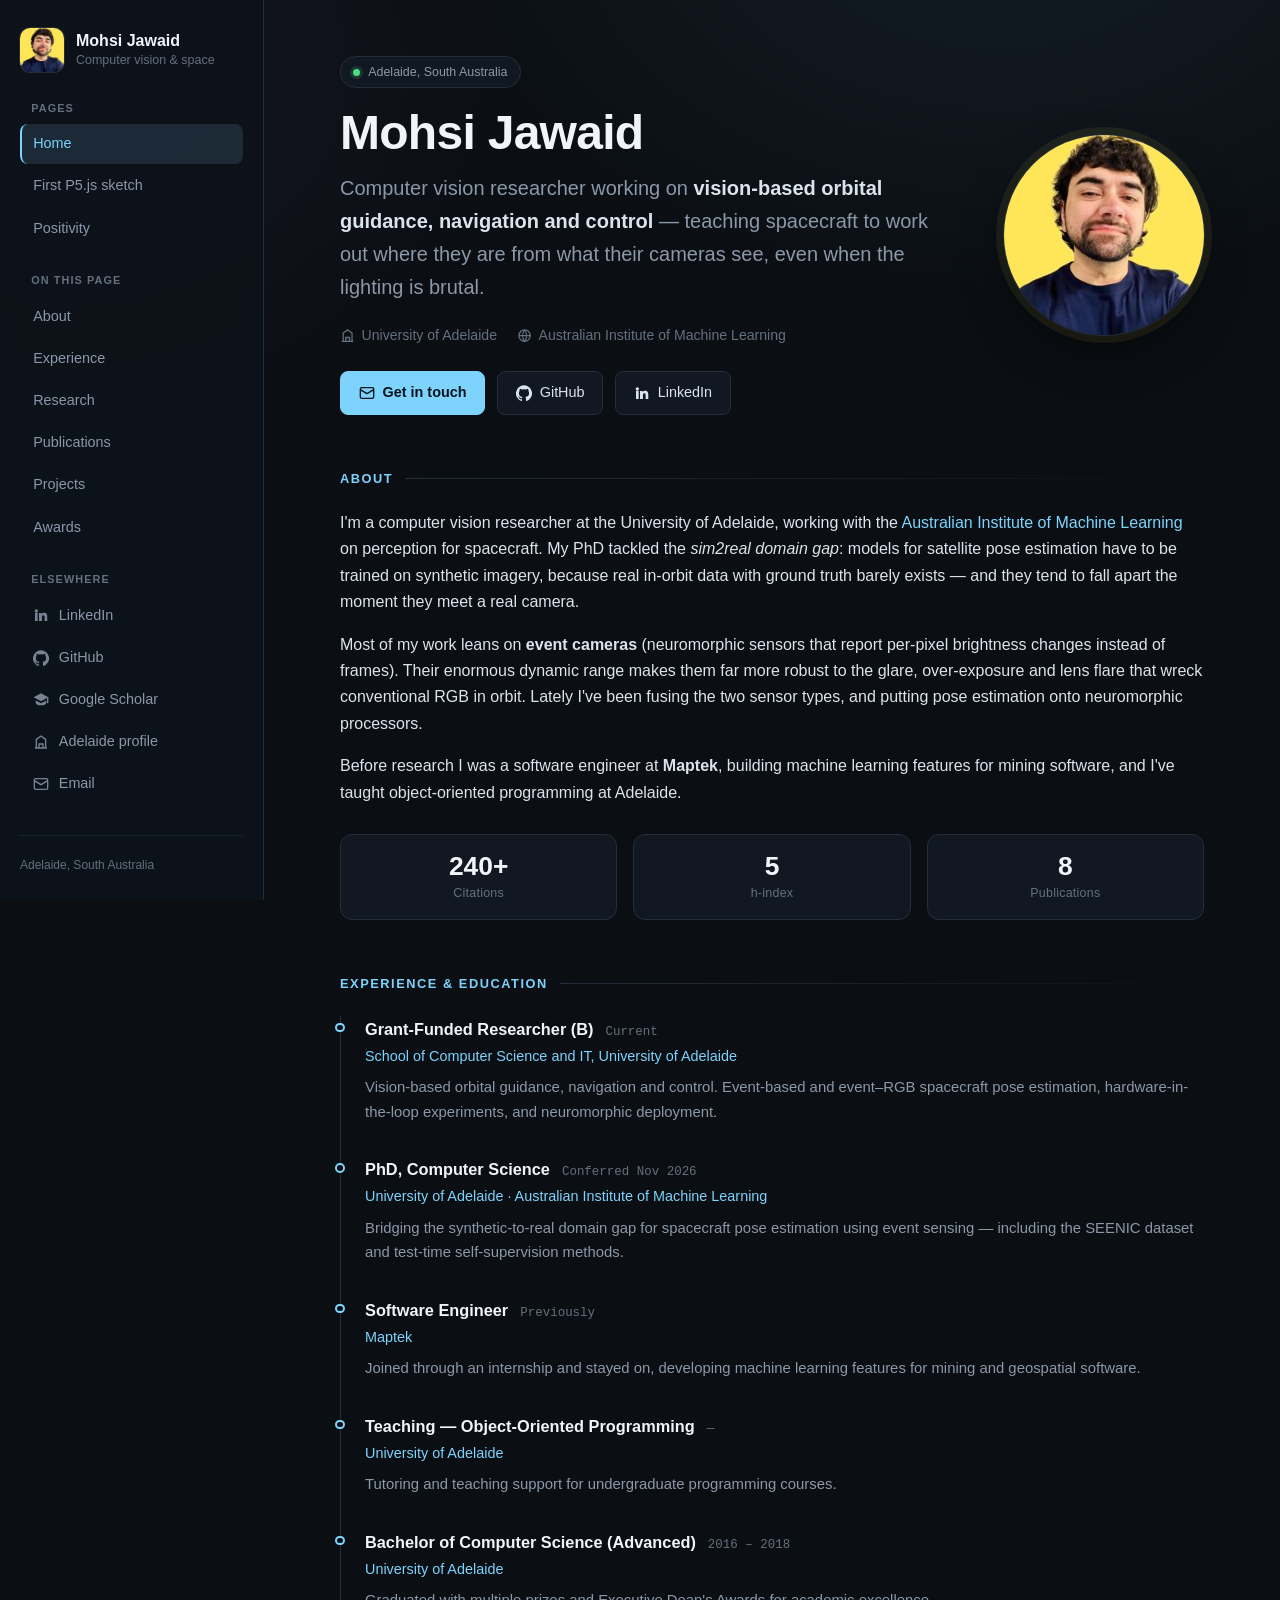
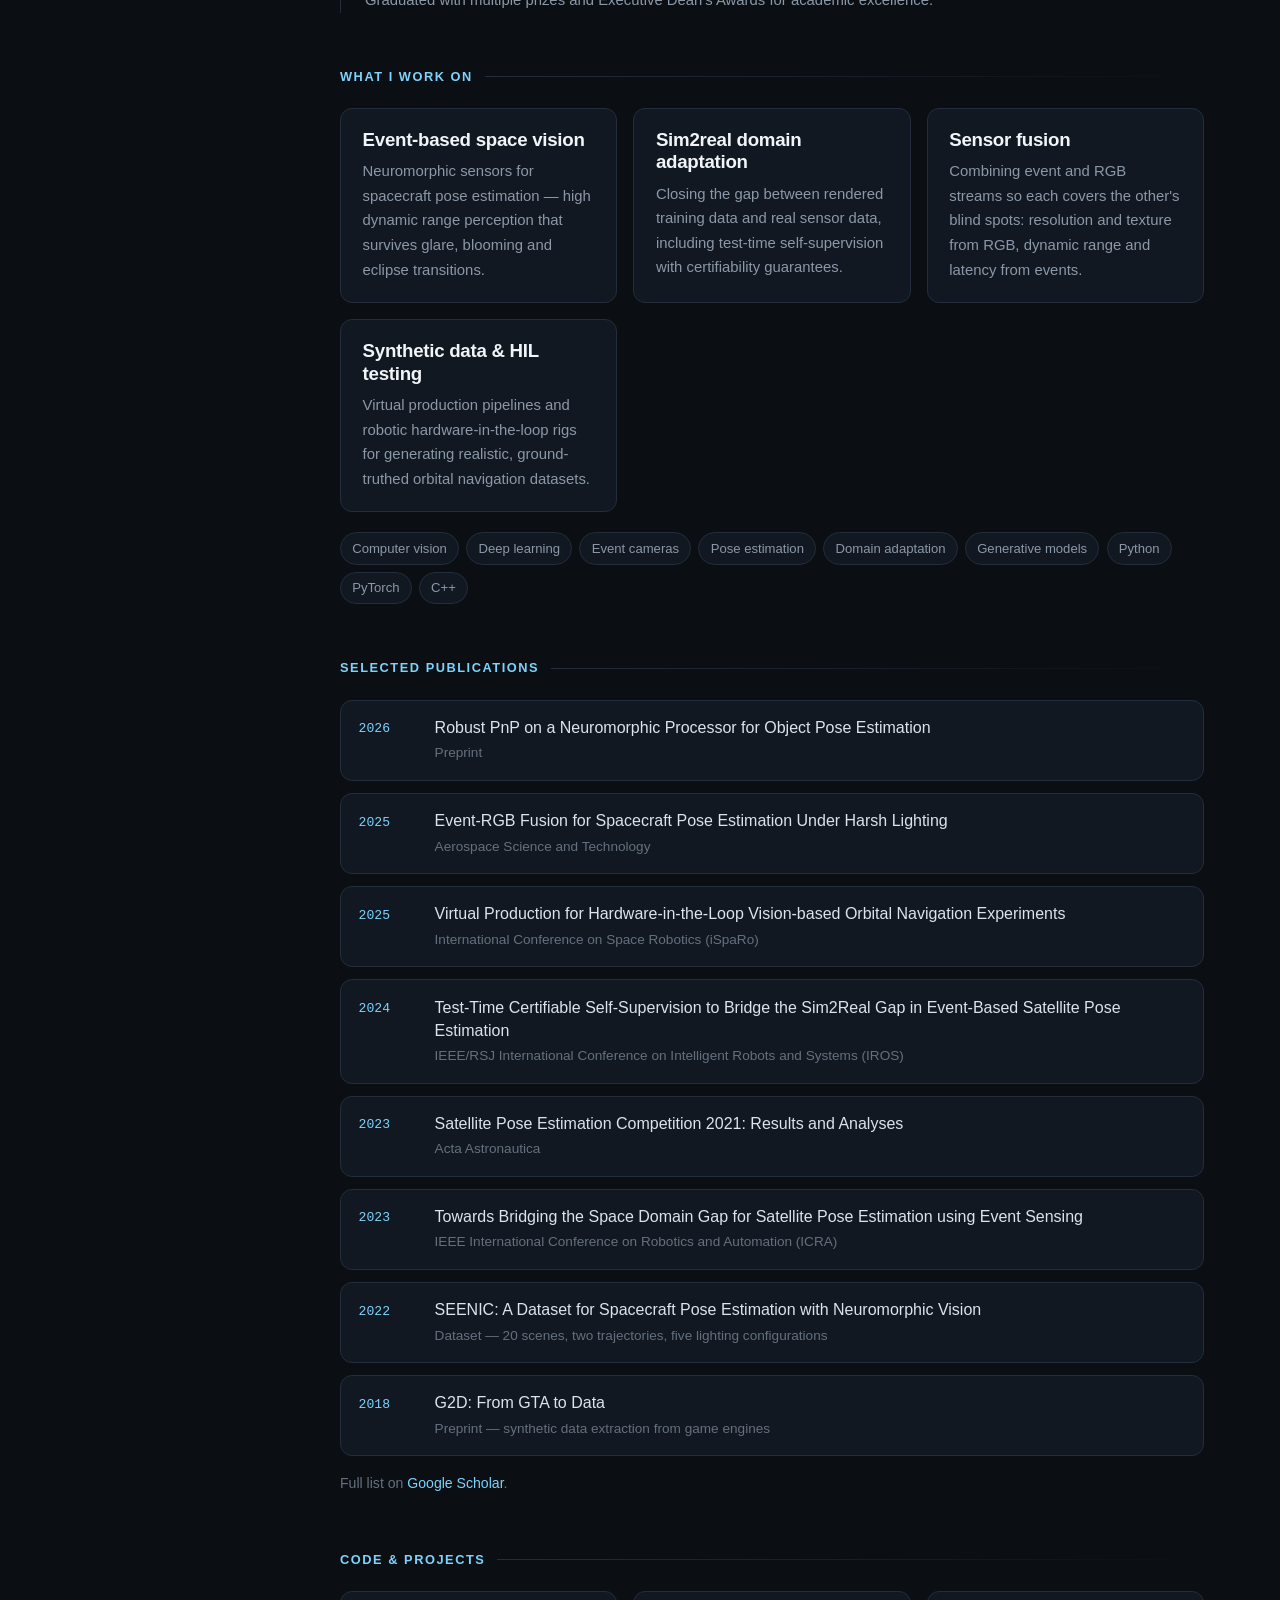
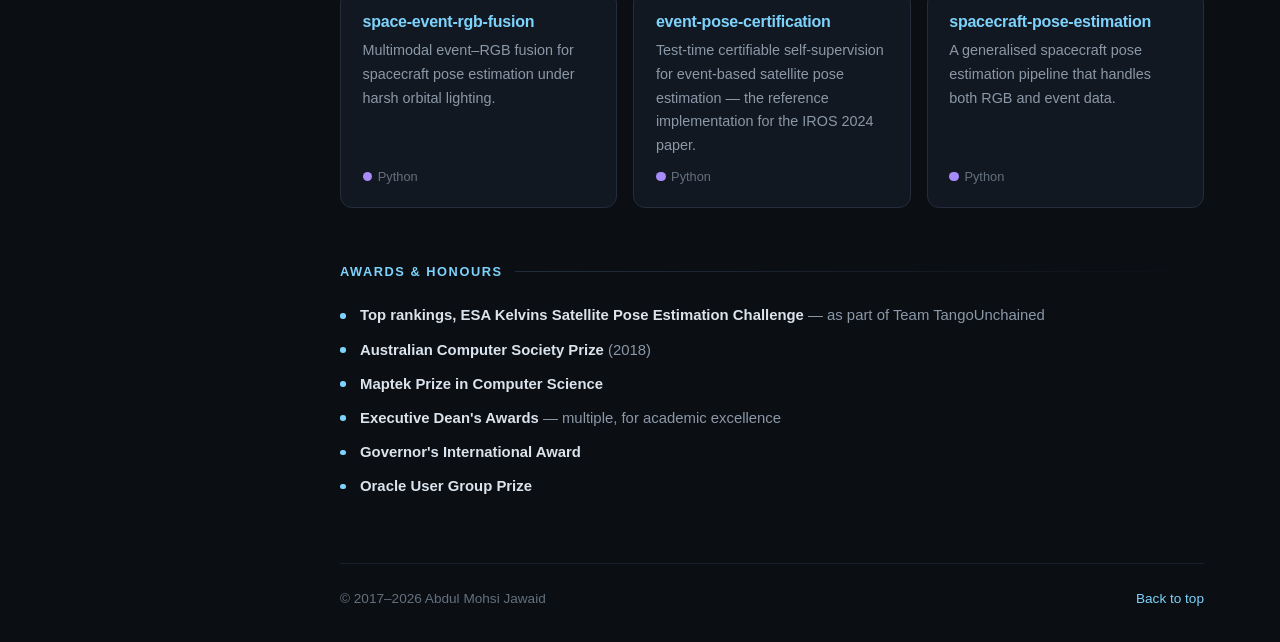
<file: index.html>
<!doctype html>
<html lang="en">

<head>
  <meta charset="utf-8">
  <meta name="viewport" content="width=device-width, initial-scale=1">
  <title>Mohsi Jawaid — Computer vision for space</title>
  <meta name="description" content="Mohsi Jawaid — computer vision researcher in Adelaide working on event-based sensing and spacecraft pose estimation.">
  <link rel="icon" href="favicon.ico">
  <link rel="canonical" href="https://mohsij.github.io/">
  <meta name="color-scheme" content="dark">
  <link href="styles.css" rel="stylesheet">
</head>

<body>
  <a class="skip-link" href="#main">Skip to content</a>

  <button class="sidebar-toggle" type="button" aria-label="Toggle navigation" aria-expanded="false" aria-controls="sidebar">
    <svg viewBox="0 0 24 24" width="20" height="20" fill="none" stroke="currentColor" stroke-width="2" stroke-linecap="round" aria-hidden="true">
      <path d="M3 6h18M3 12h18M3 18h18" />
    </svg>
  </button>
  <button class="sidebar-backdrop" type="button" tabindex="-1" aria-label="Close navigation"></button>

  <!-- SIDEBAR -->
  <aside class="sidebar" id="sidebar">
    <a class="sidebar-brand" href="index.html">
      <img class="avatar" src="headshot-96.jpg" width="44" height="44" alt="" decoding="async">
      <span class="sidebar-brand-text">
        <span class="sidebar-name">Mohsi Jawaid</span>
        <span class="sidebar-role">Computer vision &amp; space</span>
      </span>
    </a>

    <nav aria-label="Main">
      <div class="nav-group">
        <p class="nav-label">Pages</p>
        <ul class="nav-list">
          <li><a href="index.html" aria-current="page">Home</a></li>
          <li><a href="bounce.html">First P5.js sketch</a></li>
          <li><a href="youAreAwesome.html">Positivity</a></li>
        </ul>
      </div>

      <div class="nav-group">
        <p class="nav-label">On this page</p>
        <ul class="nav-list">
          <li><a href="#about">About</a></li>
          <li><a href="#experience">Experience</a></li>
          <li><a href="#research">Research</a></li>
          <li><a href="#publications">Publications</a></li>
          <li><a href="#projects">Projects</a></li>
          <li><a href="#awards">Awards</a></li>
        </ul>
      </div>

      <div class="nav-group">
        <p class="nav-label">Elsewhere</p>
        <ul class="nav-list">
          <li>
            <a href="https://www.linkedin.com/in/mohsij/" rel="noopener">
              <svg viewBox="0 0 24 24" fill="currentColor" aria-hidden="true"><path d="M4.98 3.5a2.5 2.5 0 11-.02 5 2.5 2.5 0 01.02-5zM3 9h4v12H3zM9 9h3.8v1.7h.05c.53-1 1.83-2.05 3.77-2.05 4.03 0 4.78 2.65 4.78 6.1V21h-4v-5.5c0-1.3-.02-3-1.83-3-1.84 0-2.12 1.43-2.12 2.9V21H9z"/></svg>
              LinkedIn
            </a>
          </li>
          <li>
            <a href="https://github.com/mohsij" rel="noopener">
              <svg viewBox="0 0 24 24" fill="currentColor" aria-hidden="true"><path d="M12 .5a12 12 0 00-3.8 23.4c.6.1.8-.26.8-.57v-2c-3.34.73-4.04-1.6-4.04-1.6-.55-1.4-1.34-1.77-1.34-1.77-1.09-.74.08-.73.08-.73 1.2.09 1.84 1.24 1.84 1.24 1.07 1.84 2.8 1.3 3.49 1 .1-.78.42-1.31.76-1.61-2.67-.3-5.47-1.33-5.47-5.93 0-1.31.47-2.38 1.24-3.22-.13-.3-.54-1.52.12-3.18 0 0 1-.32 3.3 1.23a11.5 11.5 0 016 0c2.3-1.55 3.3-1.23 3.3-1.23.66 1.66.25 2.88.12 3.18.77.84 1.23 1.91 1.23 3.22 0 4.61-2.8 5.63-5.48 5.92.43.37.81 1.1.81 2.22v3.29c0 .31.21.68.82.57A12 12 0 0012 .5z"/></svg>
              GitHub
            </a>
          </li>
          <li>
            <a href="https://scholar.google.com/citations?user=9t85FwgAAAAJ" rel="noopener">
              <svg viewBox="0 0 24 24" fill="currentColor" aria-hidden="true"><path d="M12 2L1 8l11 6 9-4.91V17h2V8zM4 12.6V16c0 2.2 3.6 4 8 4s8-1.8 8-4v-3.4l-8 4.36z"/></svg>
              Google Scholar
            </a>
          </li>
          <li>
            <a href="https://researchers.adelaide.edu.au/profile/mohsi.jawaid" rel="noopener">
              <svg viewBox="0 0 24 24" fill="none" stroke="currentColor" stroke-width="2" aria-hidden="true"><path d="M3 21h18M5 21V8l7-5 7 5v13M9 21v-6h6v6"/></svg>
              Adelaide profile
            </a>
          </li>
          <li>
            <a href="mailto:mohsi.jawaid@adelaide.edu.au">
              <svg viewBox="0 0 24 24" fill="none" stroke="currentColor" stroke-width="2" aria-hidden="true"><rect x="2" y="4" width="20" height="16" rx="2"/><path d="m2 7 10 6 10-6"/></svg>
              Email
            </a>
          </li>
        </ul>
      </div>
    </nav>

    <div class="sidebar-footer">
      Adelaide, South Australia
    </div>
  </aside>

  <!-- CONTENT -->
  <div class="content">
    <main class="container" id="main">

      <!-- HERO -->
      <section class="hero">
        <div class="hero-text">
          <span class="eyebrow"><span class="status-dot" aria-hidden="true"></span> Adelaide, South Australia</span>
          <h1>Mohsi Jawaid</h1>
          <p class="hero-tagline">
            Computer vision researcher working on <strong>vision-based orbital guidance, navigation
            and control</strong> — teaching spacecraft to work out where they are from what their
            cameras see, even when the lighting is brutal.
          </p>
          <div class="hero-meta">
            <span>
              <svg viewBox="0 0 24 24" fill="none" stroke="currentColor" stroke-width="2" aria-hidden="true"><path d="M3 21h18M5 21V8l7-5 7 5v13M9 21v-6h6v6"/></svg>
              University of Adelaide
            </span>
            <span>
              <svg viewBox="0 0 24 24" fill="none" stroke="currentColor" stroke-width="2" aria-hidden="true"><circle cx="12" cy="12" r="9"/><path d="M3 12h18M12 3a15 15 0 010 18 15 15 0 010-18"/></svg>
              Australian Institute of Machine Learning
            </span>
          </div>
          <div class="button-row">
            <a class="btn btn-primary" href="mailto:mohsi.jawaid@adelaide.edu.au">
              <svg viewBox="0 0 24 24" fill="none" stroke="currentColor" stroke-width="2" aria-hidden="true"><rect x="2" y="4" width="20" height="16" rx="2"/><path d="m2 7 10 6 10-6"/></svg>
              Get in touch
            </a>
            <a class="btn" href="https://github.com/mohsij" rel="noopener">
              <svg viewBox="0 0 24 24" fill="currentColor" aria-hidden="true"><path d="M12 .5a12 12 0 00-3.8 23.4c.6.1.8-.26.8-.57v-2c-3.34.73-4.04-1.6-4.04-1.6-.55-1.4-1.34-1.77-1.34-1.77-1.09-.74.08-.73.08-.73 1.2.09 1.84 1.24 1.84 1.24 1.07 1.84 2.8 1.3 3.49 1 .1-.78.42-1.31.76-1.61-2.67-.3-5.47-1.33-5.47-5.93 0-1.31.47-2.38 1.24-3.22-.13-.3-.54-1.52.12-3.18 0 0 1-.32 3.3 1.23a11.5 11.5 0 016 0c2.3-1.55 3.3-1.23 3.3-1.23.66 1.66.25 2.88.12 3.18.77.84 1.23 1.91 1.23 3.22 0 4.61-2.8 5.63-5.48 5.92.43.37.81 1.1.81 2.22v3.29c0 .31.21.68.82.57A12 12 0 0012 .5z"/></svg>
              GitHub
            </a>
            <a class="btn" href="https://www.linkedin.com/in/mohsij/" rel="noopener">
              <svg viewBox="0 0 24 24" fill="currentColor" aria-hidden="true"><path d="M4.98 3.5a2.5 2.5 0 11-.02 5 2.5 2.5 0 01.02-5zM3 9h4v12H3zM9 9h3.8v1.7h.05c.53-1 1.83-2.05 3.77-2.05 4.03 0 4.78 2.65 4.78 6.1V21h-4v-5.5c0-1.3-.02-3-1.83-3-1.84 0-2.12 1.43-2.12 2.9V21H9z"/></svg>
              LinkedIn
            </a>
          </div>
  </div>

        <div class="hero-portrait">
          <img src="headshot-200.jpg"
               srcset="headshot-200.jpg 1x, headshot-400.jpg 2x"
               width="200" height="200"
               alt="Mohsi Jawaid" decoding="async">
        </div>
      </section>

      <!-- ABOUT -->
      <section class="section" id="about">
        <h2 class="section-title">About</h2>
        <p>
          I'm a computer vision researcher at the University of Adelaide, working with the
          <a href="https://www.adelaide.edu.au/aiml/" rel="noopener">Australian Institute of Machine Learning</a>
          on perception for spacecraft. My PhD tackled the <em>sim2real domain gap</em>: models for
          satellite pose estimation have to be trained on synthetic imagery, because real
          in-orbit data with ground truth barely exists — and they tend to fall apart the moment
          they meet a real camera.
        </p>
        <p>
          Most of my work leans on <strong>event cameras</strong> (neuromorphic sensors that report
          per-pixel brightness changes instead of frames). Their enormous dynamic range makes them
          far more robust to the glare, over-exposure and lens flare that wreck conventional RGB
          in orbit. Lately I've been fusing the two sensor types, and putting pose estimation onto
          neuromorphic processors.
        </p>
        <p>
          Before research I was a software engineer at <strong>Maptek</strong>, building machine
          learning features for mining software, and I've taught object-oriented programming at
          Adelaide.
        </p>

        <div class="grid grid-3" style="margin-top: 1.75rem;">
          <div class="card stat">
            <span class="stat-value">240+</span>
            <span class="stat-label">Citations</span>
          </div>
          <div class="card stat">
            <span class="stat-value">5</span>
            <span class="stat-label">h-index</span>
          </div>
          <div class="card stat">
            <span class="stat-value">8</span>
            <span class="stat-label">Publications</span>
          </div>
        </div>
      </section>

      <!-- EXPERIENCE -->
      <section class="section" id="experience">
        <h2 class="section-title">Experience &amp; education</h2>
        <ul class="timeline">
          <li>
            <div class="timeline-head">
              <span class="timeline-role">Grant-Funded Researcher (B)</span>
              <span class="timeline-date">Current</span>
            </div>
            <span class="timeline-org">School of Computer Science and IT, University of Adelaide</span>
            <p>
              Vision-based orbital guidance, navigation and control. Event-based and event–RGB
              spacecraft pose estimation, hardware-in-the-loop experiments, and neuromorphic
              deployment.
            </p>
          </li>
          <li>
            <div class="timeline-head">
              <span class="timeline-role">PhD, Computer Science</span>
              <span class="timeline-date">Conferred Nov 2026</span>
            </div>
            <span class="timeline-org">University of Adelaide · Australian Institute of Machine Learning</span>
            <p>
              Bridging the synthetic-to-real domain gap for spacecraft pose estimation using event
              sensing — including the SEENIC dataset and test-time self-supervision methods.
            </p>
          </li>
          <li>
            <div class="timeline-head">
              <span class="timeline-role">Software Engineer</span>
              <span class="timeline-date">Previously</span>
            </div>
            <span class="timeline-org">Maptek</span>
            <p>
              Joined through an internship and stayed on, developing machine learning features for
              mining and geospatial software.
            </p>
          </li>
          <li>
            <div class="timeline-head">
              <span class="timeline-role">Teaching — Object-Oriented Programming</span>
              <span class="timeline-date">—</span>
            </div>
            <span class="timeline-org">University of Adelaide</span>
            <p>Tutoring and teaching support for undergraduate programming courses.</p>
          </li>
          <li>
            <div class="timeline-head">
              <span class="timeline-role">Bachelor of Computer Science (Advanced)</span>
              <span class="timeline-date">2016 – 2018</span>
            </div>
            <span class="timeline-org">University of Adelaide</span>
            <p>Graduated with multiple prizes and Executive Dean's Awards for academic excellence.</p>
          </li>
        </ul>
      </section>

      <!-- RESEARCH -->
      <section class="section" id="research">
        <h2 class="section-title">What I work on</h2>
        <div class="grid grid-2">
          <div class="card">
            <h3>Event-based space vision</h3>
            <p style="color: var(--text-muted); font-size: 0.93rem; margin: 0;">
              Neuromorphic sensors for spacecraft pose estimation — high dynamic range perception
              that survives glare, blooming and eclipse transitions.
            </p>
          </div>
          <div class="card">
            <h3>Sim2real domain adaptation</h3>
            <p style="color: var(--text-muted); font-size: 0.93rem; margin: 0;">
              Closing the gap between rendered training data and real sensor data, including
              test-time self-supervision with certifiability guarantees.
            </p>
          </div>
          <div class="card">
            <h3>Sensor fusion</h3>
            <p style="color: var(--text-muted); font-size: 0.93rem; margin: 0;">
              Combining event and RGB streams so each covers the other's blind spots: resolution
              and texture from RGB, dynamic range and latency from events.
            </p>
          </div>
          <div class="card">
            <h3>Synthetic data &amp; HIL testing</h3>
            <p style="color: var(--text-muted); font-size: 0.93rem; margin: 0;">
              Virtual production pipelines and robotic hardware-in-the-loop rigs for generating
              realistic, ground-truthed orbital navigation datasets.
            </p>
          </div>
        </div>

        <ul class="tags" style="margin-top: 1.25rem;">
          <li>Computer vision</li>
          <li>Deep learning</li>
          <li>Event cameras</li>
          <li>Pose estimation</li>
          <li>Domain adaptation</li>
          <li>Generative models</li>
          <li>Python</li>
          <li>PyTorch</li>
          <li>C++</li>
        </ul>
      </section>

      <!-- PUBLICATIONS -->
      <section class="section" id="publications">
        <h2 class="section-title">Selected publications</h2>
        <ul class="pub-list">
          <li class="pub">
            <span class="pub-year">2026</span>
            <span>
              <span class="pub-title">Robust PnP on a Neuromorphic Processor for Object Pose Estimation</span>
              <span class="pub-venue">Preprint</span>
            </span>
          </li>
          <li class="pub">
            <span class="pub-year">2025</span>
            <span>
              <a class="pub-title" href="https://arxiv.org/abs/2507.05698" rel="noopener">Event-RGB Fusion for Spacecraft Pose Estimation Under Harsh Lighting</a>
              <span class="pub-venue">Aerospace Science and Technology</span>
            </span>
          </li>
          <li class="pub">
            <span class="pub-year">2025</span>
            <span>
              <span class="pub-title">Virtual Production for Hardware-in-the-Loop Vision-based Orbital Navigation Experiments</span>
              <span class="pub-venue">International Conference on Space Robotics (iSpaRo)</span>
            </span>
          </li>
          <li class="pub">
            <span class="pub-year">2024</span>
            <span>
              <span class="pub-title">Test-Time Certifiable Self-Supervision to Bridge the Sim2Real Gap in Event-Based Satellite Pose Estimation</span>
              <span class="pub-venue">IEEE/RSJ International Conference on Intelligent Robots and Systems (IROS)</span>
            </span>
          </li>
          <li class="pub">
            <span class="pub-year">2023</span>
            <span>
              <span class="pub-title">Satellite Pose Estimation Competition 2021: Results and Analyses</span>
              <span class="pub-venue">Acta Astronautica</span>
            </span>
          </li>
          <li class="pub">
            <span class="pub-year">2023</span>
            <span>
              <a class="pub-title" href="https://arxiv.org/abs/2209.11945" rel="noopener">Towards Bridging the Space Domain Gap for Satellite Pose Estimation using Event Sensing</a>
              <span class="pub-venue">IEEE International Conference on Robotics and Automation (ICRA)</span>
            </span>
          </li>
          <li class="pub">
            <span class="pub-year">2022</span>
            <span>
              <a class="pub-title" href="https://zenodo.org/records/7214231" rel="noopener">SEENIC: A Dataset for Spacecraft Pose Estimation with Neuromorphic Vision</a>
              <span class="pub-venue">Dataset — 20 scenes, two trajectories, five lighting configurations</span>
            </span>
          </li>
          <li class="pub">
            <span class="pub-year">2018</span>
            <span>
              <span class="pub-title">G2D: From GTA to Data</span>
              <span class="pub-venue">Preprint — synthetic data extraction from game engines</span>
            </span>
          </li>
        </ul>
        <p style="margin-top: 1rem; font-size: 0.88rem; color: var(--text-faint);">
          Full list on <a href="https://scholar.google.com/citations?user=9t85FwgAAAAJ" rel="noopener">Google Scholar</a>.
        </p>
      </section>

      <!-- PROJECTS -->
      <section class="section" id="projects">
        <h2 class="section-title">Code &amp; projects</h2>
        <div class="grid grid-2">
          <article class="card project">
            <h3><a href="https://github.com/mohsij/space-event-rgb-fusion" rel="noopener">space-event-rgb-fusion</a></h3>
            <p>Multimodal event–RGB fusion for spacecraft pose estimation under harsh orbital lighting.</p>
            <div class="project-meta"><span><span class="lang-dot" aria-hidden="true"></span>Python</span></div>
          </article>
          <article class="card project">
            <h3><a href="https://github.com/mohsij/event-pose-certification" rel="noopener">event-pose-certification</a></h3>
            <p>Test-time certifiable self-supervision for event-based satellite pose estimation — the reference implementation for the IROS 2024 paper.</p>
            <div class="project-meta"><span><span class="lang-dot" aria-hidden="true"></span>Python</span></div>
          </article>
          <article class="card project">
            <h3><a href="https://github.com/mohsij/spacecraft-pose-estimation" rel="noopener">spacecraft-pose-estimation</a></h3>
            <p>A generalised spacecraft pose estimation pipeline that handles both RGB and event data.</p>
            <div class="project-meta"><span><span class="lang-dot" aria-hidden="true"></span>Python</span></div>
          </article>
        </div>
      </section>

      <!-- AWARDS -->
      <section class="section" id="awards">
        <h2 class="section-title">Awards &amp; honours</h2>
        <ul class="plain-list">
          <li><strong>Top rankings, ESA Kelvins Satellite Pose Estimation Challenge</strong> — as part of Team TangoUnchained</li>
          <li><strong>Australian Computer Society Prize</strong> (2018)</li>
          <li><strong>Maptek Prize in Computer Science</strong></li>
          <li><strong>Executive Dean's Awards</strong> — multiple, for academic excellence</li>
          <li><strong>Governor's International Award</strong></li>
          <li><strong>Oracle User Group Prize</strong></li>
        </ul>
      </section>

      <!-- FOOTER -->
      <footer class="site-footer">
        <span>&copy; 2017–2026 Abdul Mohsi Jawaid</span>
        <a href="#top">Back to top</a>
      </footer>
    </main>
  </div>

  <script src="nav.js"></script>
</body>

</html>
</file>
<file: styles.css>
/* =========================================================
   Theme tokens
   ========================================================= */

:root {
  --bg: #0b0f14;
  --bg-elevated: #121821;
  --bg-hover: #1a2230;
  --border: #232d3b;
  --border-soft: #1a2230;

  --text: #dbe3ec;
  --text-muted: #8b98a8;
  --text-faint: #64707e;

  --accent: #7dd3fc;
  --accent-strong: #38bdf8;
  --accent-dim: rgba(125, 211, 252, 0.12);
  --violet: #a78bfa;

  --sidebar-w: 16.5rem;
  --radius: 0.75rem;
  --radius-sm: 0.5rem;

  --font-sans: "Inter", -apple-system, BlinkMacSystemFont, "Segoe UI", Roboto,
    Helvetica, Arial, sans-serif;
  --font-mono: ui-monospace, SFMono-Regular, "SF Mono", Menlo, Consolas,
    "Liberation Mono", monospace;

  color-scheme: dark;
}

*,
*::before,
*::after {
  box-sizing: border-box;
}

html {
  scroll-behavior: smooth;
  scroll-padding-top: 2rem;
}

body {
  margin: 0;
  background: var(--bg);
  background-image:
    radial-gradient(60rem 40rem at 78% -10%, rgba(125, 211, 252, 0.07), transparent 60%),
    radial-gradient(45rem 35rem at 5% 8%, rgba(167, 139, 250, 0.06), transparent 62%);
  background-attachment: fixed;
  color: var(--text);
  font-family: var(--font-sans);
  font-size: 16px;
  line-height: 1.65;
  -webkit-font-smoothing: antialiased;
}

a {
  color: var(--accent);
  text-decoration: none;
}

a:hover,
a:focus-visible {
  color: var(--accent-strong);
  text-decoration: underline;
  text-underline-offset: 0.2em;
}

:focus-visible {
  outline: 2px solid var(--accent-strong);
  outline-offset: 2px;
  border-radius: 3px;
}

h1,
h2,
h3,
h4 {
  color: #f1f5f9;
  line-height: 1.2;
  font-weight: 600;
  margin: 0 0 0.5rem;
  letter-spacing: -0.015em;
}

p {
  margin: 0 0 1rem;
}

hr {
  border: 0;
  border-top: 1px solid var(--border-soft);
  margin: 3rem 0;
}

code {
  font-family: var(--font-mono);
  font-size: 0.9em;
  color: var(--violet);
}

.skip-link {
  position: absolute;
  left: -999px;
  top: 0;
  z-index: 100;
  background: var(--accent);
  color: #06131d;
  padding: 0.6rem 1rem;
  border-radius: 0 0 var(--radius-sm) 0;
  font-weight: 600;
}

.skip-link:focus {
  left: 0;
}

/* =========================================================
   Sidebar
   ========================================================= */

.sidebar {
  position: fixed;
  inset: 0 auto 0 0;
  width: var(--sidebar-w);
  display: flex;
  flex-direction: column;
  gap: 1.75rem;
  padding: 1.75rem 1.25rem 1.5rem;
  background: rgba(14, 19, 27, 0.92);
  backdrop-filter: blur(8px);
  border-right: 1px solid var(--border);
  overflow-y: auto;
  overscroll-behavior: contain;
  z-index: 40;
}

.sidebar-brand {
  display: flex;
  align-items: center;
  gap: 0.75rem;
}

.sidebar-brand:hover {
  text-decoration: none;
}

.avatar {
  flex: none;
  width: 2.75rem;
  height: 2.75rem;
  border-radius: 0.65rem;
  object-fit: cover;
  background: var(--bg-hover);
  box-shadow: 0 0 0 1px var(--border);
}

.sidebar-brand-text {
  min-width: 0;
}

.sidebar-name {
  display: block;
  color: #f1f5f9;
  font-weight: 600;
  font-size: 1rem;
  line-height: 1.3;
}

.sidebar-role {
  display: block;
  color: var(--text-faint);
  font-size: 0.78rem;
  line-height: 1.35;
}

.nav-label {
  margin: 0 0 0.4rem;
  padding: 0 0.7rem;
  font-size: 0.68rem;
  font-weight: 600;
  letter-spacing: 0.1em;
  text-transform: uppercase;
  color: var(--text-faint);
}

.nav-group + .nav-group {
  margin-top: 1.5rem;
}

.nav-list {
  list-style: none;
  margin: 0;
  padding: 0;
  display: flex;
  flex-direction: column;
  gap: 0.15rem;
}

.nav-list a {
  display: flex;
  align-items: center;
  gap: 0.6rem;
  padding: 0.5rem 0.7rem;
  border-radius: var(--radius-sm);
  color: var(--text-muted);
  font-size: 0.9rem;
  border-left: 2px solid transparent;
}

.nav-list a:hover {
  background: var(--bg-hover);
  color: var(--text);
  text-decoration: none;
}

.nav-list a[aria-current="page"] {
  background: var(--accent-dim);
  border-left-color: var(--accent);
  color: var(--accent);
  font-weight: 500;
}

.nav-list svg {
  flex: none;
  width: 1rem;
  height: 1rem;
  opacity: 0.85;
}

.sidebar-footer {
  margin-top: auto;
  padding-top: 1.25rem;
  border-top: 1px solid var(--border-soft);
  color: var(--text-faint);
  font-size: 0.75rem;
}

/* Mobile sidebar toggle */

.sidebar-toggle {
  display: none;
  position: fixed;
  top: 0.85rem;
  left: 0.85rem;
  z-index: 60;
  width: 2.6rem;
  height: 2.6rem;
  padding: 0;
  align-items: center;
  justify-content: center;
  background: var(--bg-elevated);
  border: 1px solid var(--border);
  border-radius: var(--radius-sm);
  color: var(--text);
  cursor: pointer;
}

.sidebar-toggle:hover {
  background: var(--bg-hover);
}

.sidebar-backdrop {
  display: none;
  position: fixed;
  inset: 0;
  z-index: 35;
  background: rgba(3, 6, 10, 0.6);
  border: 0;
  padding: 0;
}

/* =========================================================
   Layout
   ========================================================= */

.content {
  margin-left: var(--sidebar-w);
  padding: 3.5rem 2.5rem 2rem;
}

.container {
  width: 100%;
  max-width: 54rem;
  margin: 0 auto;
}

.section {
  margin: 0 0 3.5rem;
  scroll-margin-top: 2rem;
}

.section-title {
  display: flex;
  align-items: center;
  gap: 0.75rem;
  font-size: 0.8rem;
  font-weight: 600;
  letter-spacing: 0.12em;
  text-transform: uppercase;
  color: var(--accent);
  margin-bottom: 1.5rem;
}

.section-title::after {
  content: "";
  flex: 1;
  height: 1px;
  background: linear-gradient(to right, var(--border), transparent);
}

/* =========================================================
   Hero
   ========================================================= */

.hero {
  display: grid;
  grid-template-columns: minmax(0, 1fr) auto;
  gap: 2.75rem;
  align-items: center;
  margin-bottom: 3.5rem;
}

/* The headshot sits on a flat yellow backdrop, so the outer ring picks that
   yellow up faintly to tie it to the rest of the dark palette. */
.hero-portrait img {
  display: block;
  width: 12.5rem;
  height: 12.5rem;
  border-radius: 50%;
  object-fit: cover;
  box-shadow:
    0 0 0 1px var(--border),
    0 0 0 0.5rem rgba(255, 230, 89, 0.07),
    0 1.25rem 2.5rem rgba(0, 0, 0, 0.5);
}

.eyebrow {
  display: inline-flex;
  align-items: center;
  gap: 0.5rem;
  margin-bottom: 1rem;
  padding: 0.3rem 0.75rem;
  border: 1px solid var(--border);
  border-radius: 999px;
  background: var(--bg-elevated);
  color: var(--text-muted);
  font-size: 0.78rem;
}

.status-dot {
  width: 0.45rem;
  height: 0.45rem;
  border-radius: 50%;
  background: #4ade80;
  box-shadow: 0 0 0 3px rgba(74, 222, 128, 0.16);
}

.hero h1 {
  font-size: clamp(2.1rem, 5vw, 3rem);
  margin-bottom: 0.65rem;
}

.hero-tagline {
  font-size: clamp(1.05rem, 2.2vw, 1.25rem);
  color: var(--text-muted);
  max-width: 46rem;
  margin-bottom: 1.25rem;
}

.hero-tagline strong {
  color: var(--text);
  font-weight: 600;
}

.hero-meta {
  display: flex;
  flex-wrap: wrap;
  gap: 0.5rem 1.25rem;
  color: var(--text-faint);
  font-size: 0.88rem;
  margin-bottom: 1.5rem;
}

.hero-meta span {
  display: inline-flex;
  align-items: center;
  gap: 0.4rem;
}

.hero-meta svg {
  width: 0.95rem;
  height: 0.95rem;
}

.button-row {
  display: flex;
  flex-wrap: wrap;
  gap: 0.75rem;
}

.btn {
  display: inline-flex;
  align-items: center;
  gap: 0.5rem;
  padding: 0.55rem 1.1rem;
  border-radius: var(--radius-sm);
  border: 1px solid var(--border);
  background: var(--bg-elevated);
  color: var(--text);
  font-size: 0.9rem;
  font-weight: 500;
  cursor: pointer;
}

.btn:hover {
  background: var(--bg-hover);
  border-color: #33405280;
  color: var(--text);
  text-decoration: none;
}

.btn svg {
  width: 1rem;
  height: 1rem;
}

.btn-primary {
  background: var(--accent);
  border-color: var(--accent);
  color: #06131d;
  font-weight: 600;
}

.btn-primary:hover {
  background: var(--accent-strong);
  border-color: var(--accent-strong);
  color: #06131d;
}

/* =========================================================
   Cards, stats, lists
   ========================================================= */

.card {
  background: var(--bg-elevated);
  border: 1px solid var(--border);
  border-radius: var(--radius);
  padding: 1.25rem 1.35rem;
}

.grid {
  display: grid;
  gap: 1rem;
}

.grid-2 {
  grid-template-columns: repeat(auto-fit, minmax(16rem, 1fr));
}

.grid-3 {
  grid-template-columns: repeat(auto-fit, minmax(10rem, 1fr));
}

.stat {
  text-align: center;
  padding: 1rem 0.75rem;
}

.stat-value {
  display: block;
  font-size: 1.65rem;
  font-weight: 700;
  color: #f1f5f9;
  line-height: 1.2;
}

.stat-label {
  display: block;
  font-size: 0.78rem;
  color: var(--text-faint);
  letter-spacing: 0.02em;
}

/* Timeline */

.timeline {
  list-style: none;
  margin: 0;
  padding: 0 0 0 1.5rem;
  border-left: 1px solid var(--border);
}

.timeline > li {
  position: relative;
  padding-bottom: 2rem;
}

.timeline > li:last-child {
  padding-bottom: 0;
}

.timeline > li::before {
  content: "";
  position: absolute;
  left: calc(-1.5rem - 0.3rem - 1px);
  top: 0.45rem;
  width: 0.6rem;
  height: 0.6rem;
  border-radius: 50%;
  background: var(--bg);
  border: 2px solid var(--accent);
}

.timeline-head {
  display: flex;
  flex-wrap: wrap;
  align-items: baseline;
  gap: 0.35rem 0.75rem;
  margin-bottom: 0.15rem;
}

.timeline-role {
  font-size: 1.02rem;
  font-weight: 600;
  color: #f1f5f9;
}

.timeline-date {
  font-family: var(--font-mono);
  font-size: 0.78rem;
  color: var(--text-faint);
  white-space: nowrap;
}

.timeline-org {
  display: block;
  color: var(--accent);
  font-size: 0.9rem;
  margin-bottom: 0.4rem;
}

.timeline p {
  color: var(--text-muted);
  font-size: 0.93rem;
  margin: 0;
}

/* Publications */

.pub-list {
  list-style: none;
  margin: 0;
  padding: 0;
  display: flex;
  flex-direction: column;
  gap: 0.75rem;
}

.pub {
  display: grid;
  grid-template-columns: 3.75rem 1fr;
  gap: 0 1rem;
  align-items: start;
  padding: 0.95rem 1.1rem;
  background: var(--bg-elevated);
  border: 1px solid var(--border);
  border-radius: var(--radius);
}

.pub:hover {
  border-color: #2f3d4e;
}

.pub-year {
  font-family: var(--font-mono);
  font-size: 0.82rem;
  color: var(--accent);
  padding-top: 0.15rem;
}

.pub-title {
  display: block;
  color: var(--text);
  font-weight: 500;
  line-height: 1.45;
  margin-bottom: 0.2rem;
}

.pub-venue {
  display: block;
  color: var(--text-faint);
  font-size: 0.85rem;
}

/* Tags */

.tags {
  display: flex;
  flex-wrap: wrap;
  gap: 0.45rem;
  list-style: none;
  margin: 0;
  padding: 0;
}

.tags li {
  padding: 0.28rem 0.7rem;
  border-radius: 999px;
  border: 1px solid var(--border);
  background: var(--bg-elevated);
  color: var(--text-muted);
  font-size: 0.82rem;
}

/* Project cards */

.project {
  display: flex;
  flex-direction: column;
  gap: 0.5rem;
}

.project h3 {
  font-size: 1rem;
  margin: 0;
}

.project p {
  color: var(--text-muted);
  font-size: 0.9rem;
  margin: 0;
  flex: 1;
}

.project-meta {
  display: flex;
  align-items: center;
  gap: 0.85rem;
  color: var(--text-faint);
  font-size: 0.8rem;
}

.lang-dot {
  display: inline-block;
  width: 0.6rem;
  height: 0.6rem;
  border-radius: 50%;
  background: var(--violet);
  margin-right: 0.35rem;
  vertical-align: -0.03rem;
}

/* Plain bulleted list */

.plain-list {
  list-style: none;
  margin: 0;
  padding: 0;
  display: flex;
  flex-direction: column;
  gap: 0.6rem;
}

.plain-list li {
  position: relative;
  padding-left: 1.25rem;
  color: var(--text-muted);
  font-size: 0.93rem;
}

.plain-list li::before {
  content: "";
  position: absolute;
  left: 0;
  top: 0.65em;
  width: 0.35rem;
  height: 0.35rem;
  border-radius: 50%;
  background: var(--accent);
}

.plain-list strong {
  color: var(--text);
  font-weight: 600;
}

/* Sketch pages */

.sketch-layout {
  display: grid;
  grid-template-columns: minmax(0, 1fr) auto;
  gap: 2.5rem;
  align-items: start;
}

.sketch-canvas {
  padding: 0.75rem;
  background: var(--bg-elevated);
  border: 1px solid var(--border);
  border-radius: var(--radius);
  line-height: 0;
}

.sketch-canvas canvas {
  max-width: 100%;
  height: auto !important;
  border-radius: var(--radius-sm);
  display: block;
}

.lede {
  font-size: 1.05rem;
  color: var(--text-muted);
}

/* Footer */

.site-footer {
  margin-top: 4rem;
  padding-top: 1.5rem;
  border-top: 1px solid var(--border-soft);
  display: flex;
  flex-wrap: wrap;
  gap: 0.5rem 1rem;
  justify-content: space-between;
  align-items: center;
  color: var(--text-faint);
  font-size: 0.85rem;
}

/* =========================================================
   Responsive
   ========================================================= */

@media (max-width: 62rem) {
  .sketch-layout {
    grid-template-columns: minmax(0, 1fr);
  }
}

@media (max-width: 48rem) {
  .hero {
    grid-template-columns: minmax(0, 1fr);
    gap: 1.75rem;
    justify-items: start;
  }

  /* Lead with the face on narrow screens. */
  .hero-portrait {
    order: -1;
  }

  .hero-portrait img {
    width: 8.5rem;
    height: 8.5rem;
  }
}

@media (max-width: 52rem) {
  .sidebar {
    transform: translateX(-100%);
    transition: transform 0.22s ease;
    box-shadow: 0 0 2rem rgba(0, 0, 0, 0.45);
  }

  body.nav-open .sidebar {
    transform: translateX(0);
  }

  body.nav-open .sidebar-backdrop {
    display: block;
  }

  .sidebar-toggle {
    display: inline-flex;
  }

  .content {
    margin-left: 0;
    padding: 4.75rem 1.25rem 2rem;
  }
}

@media (prefers-reduced-motion: reduce) {
  html {
    scroll-behavior: auto;
  }

  .sidebar {
    transition: none;
  }
}
</file>
